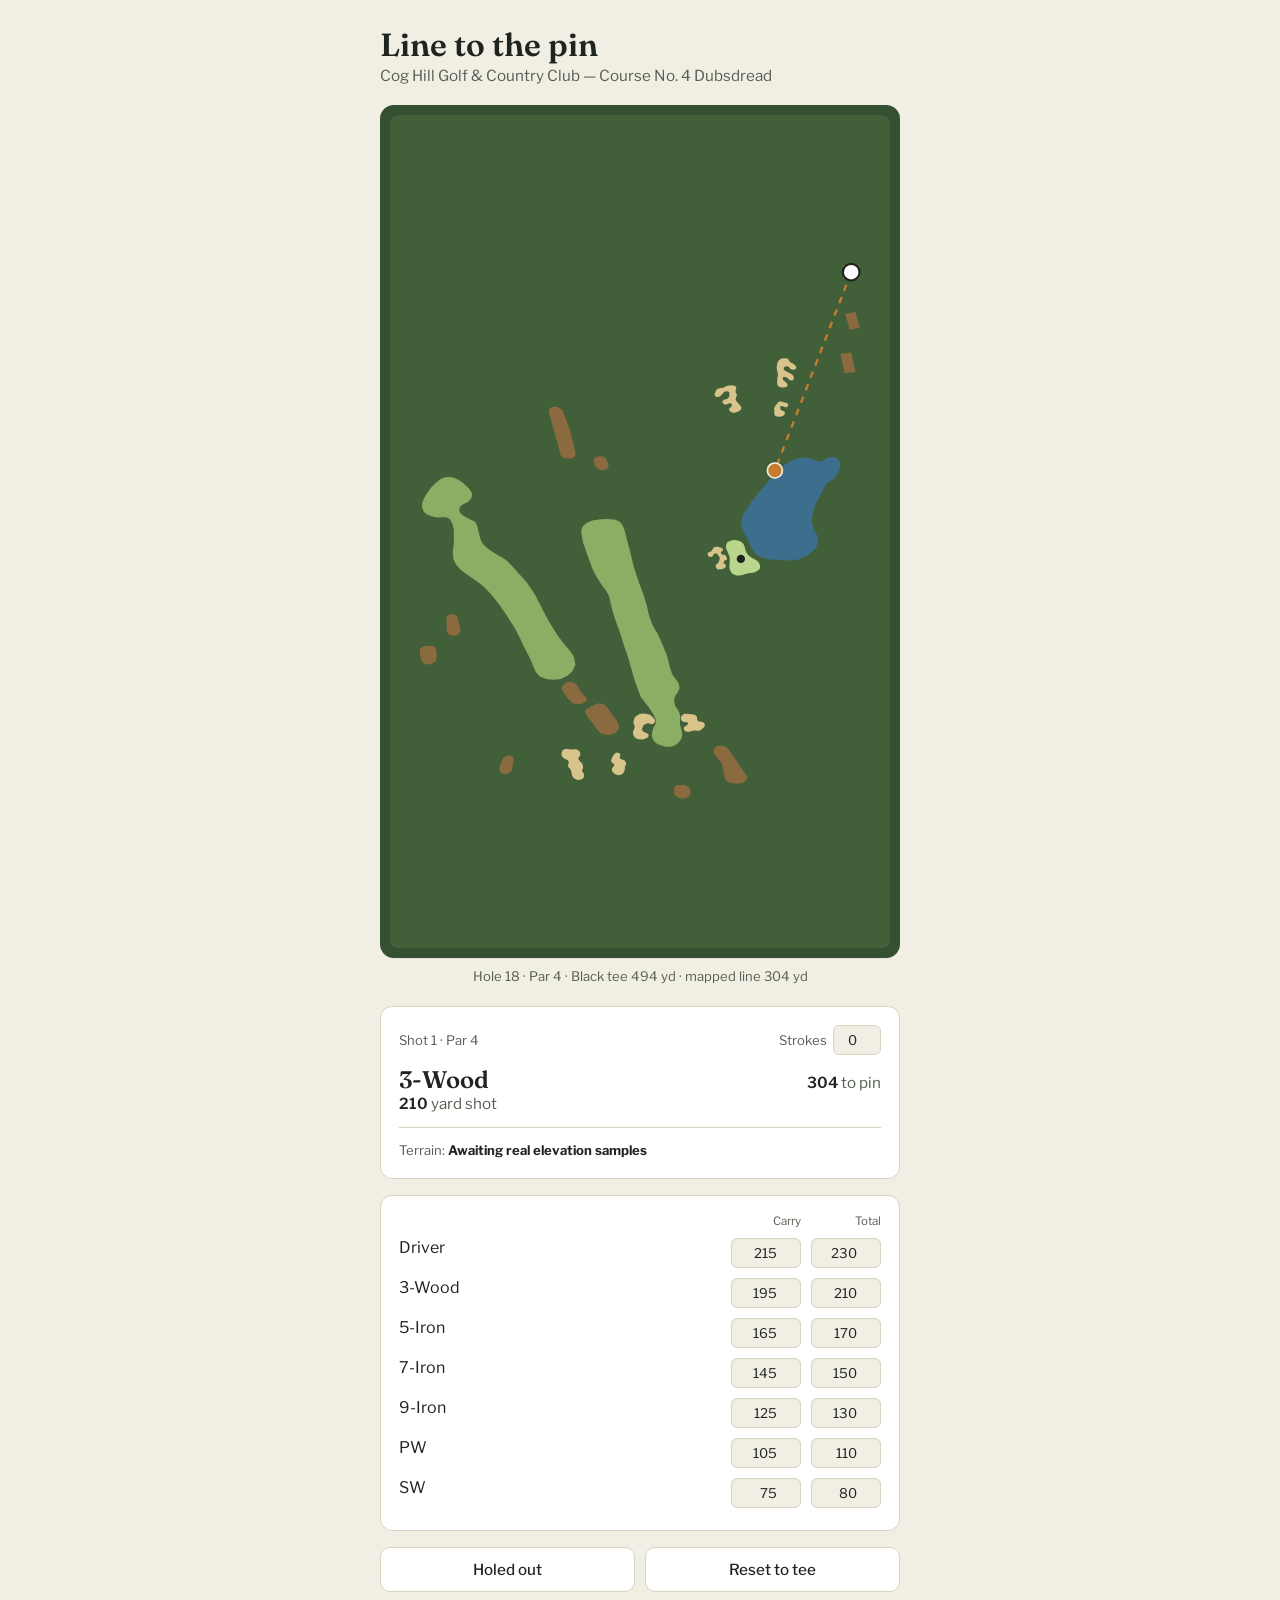
<file: index.html>
<!DOCTYPE html><html lang="en"><head><meta charset="UTF-8"><meta name="viewport" content="width=device-width,initial-scale=1"><title>Golf Caddie — Cog Hill</title><link rel="preconnect" href="https://fonts.googleapis.com"><link href="https://fonts.googleapis.com/css2?family=Fraunces:opsz,wght@9..144,500;9..144,600&family=Libre+Franklin:wght@400;500;600&display=swap" rel="stylesheet"><link rel="stylesheet" href="./css/style.css"></head><body><div class="wrap"><h1>Line to the pin</h1><p class="sub" id="courseName">Loading course…</p><div class="map-card"><svg id="hole" viewBox="0 0 300 500" xmlns="http://www.w3.org/2000/svg"><rect width="300" height="500" fill="var(--rough)"/><line id="shotLine" stroke="var(--accent)" stroke-width="1.4" stroke-dasharray="4 4"/><circle id="targetDot" r="4.5" fill="var(--accent)" stroke="var(--paper)"/><rect id="teeMarker" width="10" height="8" fill="#8A6A3E"/><circle id="pin" r="2.5" fill="var(--ink)"/><circle id="ball" r="5" fill="#fff" stroke="var(--ink)" stroke-width="1.3"/></svg></div><p class="hint" id="holeMeta">Loading hole data…</p><div class="panel"><div class="stroke-row"><span id="strokeRow">Shot 1</span><label class="stroke-field">Strokes <input type="number" id="strokeInput" min="0" value="0"></label></div><div class="rec"><div><div class="rec-club" id="recClub">Loading…</div><div class="rec-yards"><b id="shotYards">—</b><span id="shotUnit"> yard shot</span></div></div><div class="rec-yards"><b id="remainYards">—</b> to pin</div></div><div class="terrain-row"><span>Terrain: <b id="terrainStatus">Loading…</b></span></div><div class="status" id="statusLine" style="display:none"></div></div><div class="panel"><div class="clubs" id="clubInputs"></div></div><div class="btn-row"><button id="holedBtn" class="secondary">Holed out</button><button id="resetBtn" class="secondary">Reset to tee</button></div></div><script type="module" src="./js/app.js"></script></body></html>
</file>
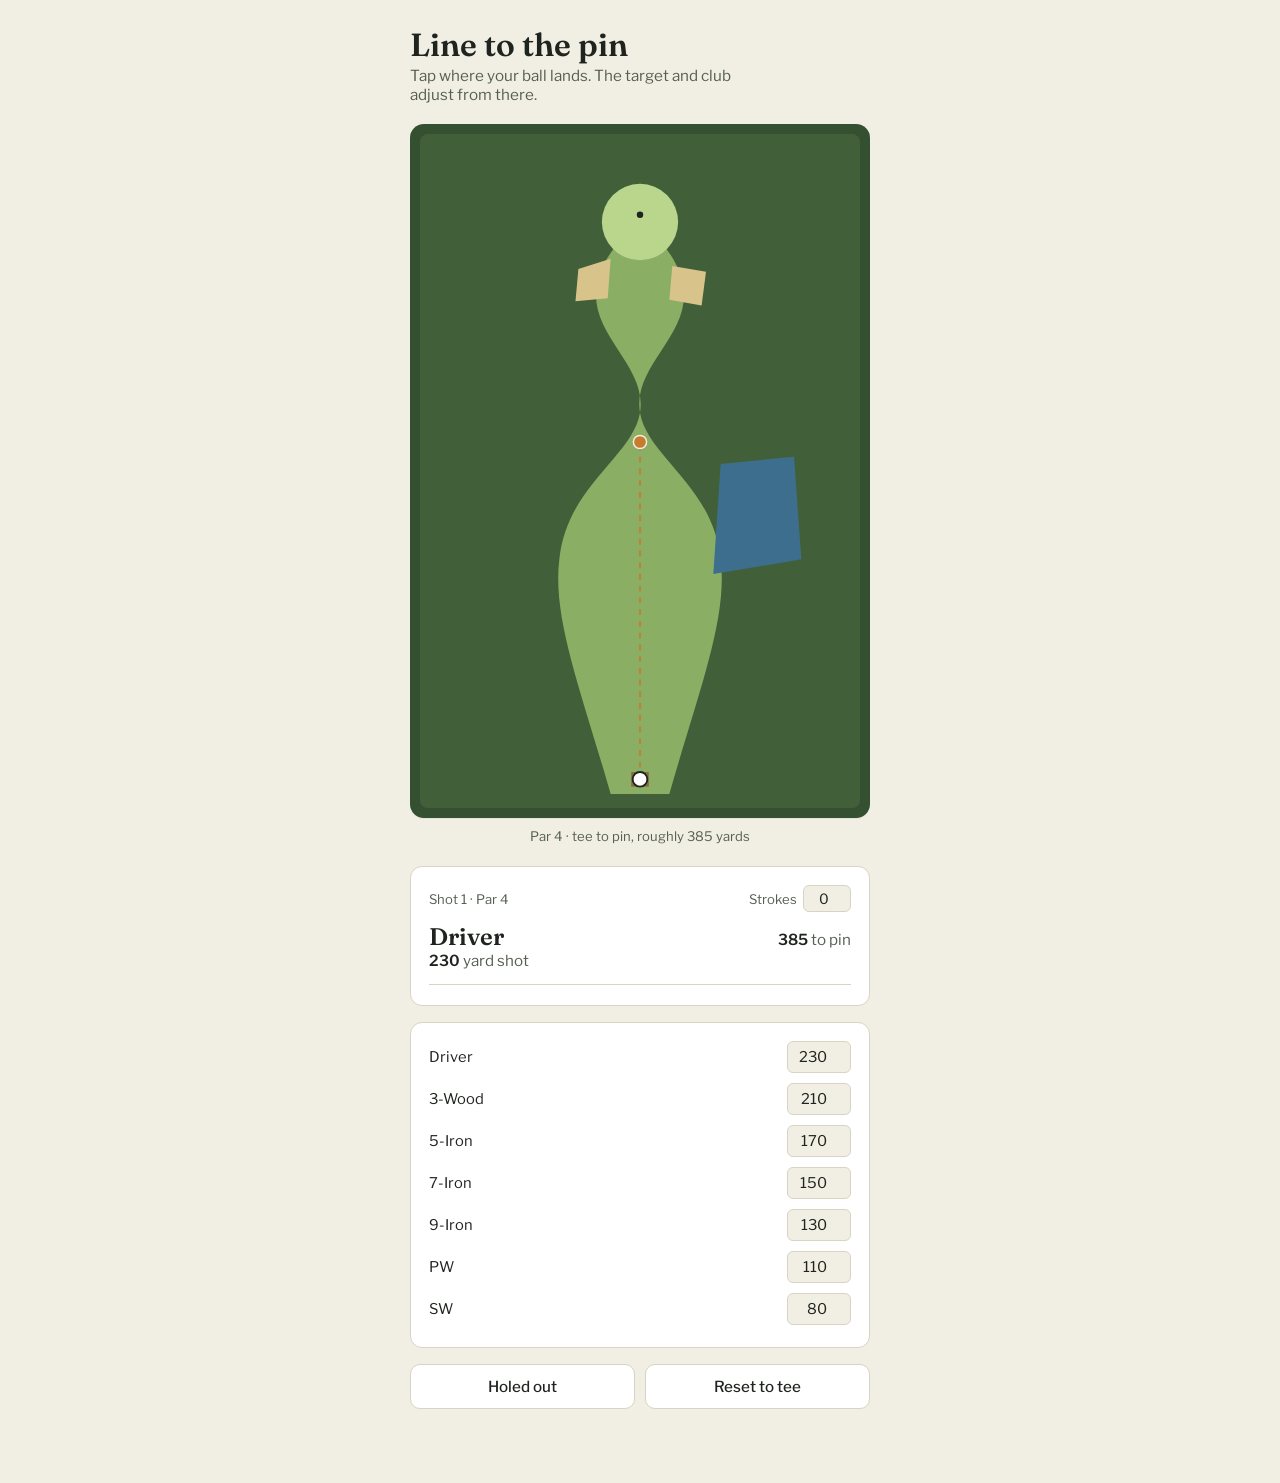
<file: golf_caddie.html>
<!DOCTYPE html>
<html lang="en">
<head>
<meta charset="UTF-8">
<meta name="viewport" content="width=device-width, initial-scale=1.0">
<title>Caddie — shot planner</title>
<link rel="preconnect" href="https://fonts.googleapis.com">
<link href="https://fonts.googleapis.com/css2?family=Fraunces:opsz,wght@9..144,500;9..144,600&family=Libre+Franklin:wght@400;500;600&display=swap" rel="stylesheet">
<style>
  :root{
    --paper:#F1EEE4;
    --ink:#20241F;
    --ink-soft:#565F52;
    --rough:#41603A;
    --rough-dark:#345031;
    --fairway:#8AAE63;
    --green-surface:#B9D68C;
    --sand:#D8C48A;
    --water:#3E6E8E;
    --accent:#C77B2E;
    --card:#FFFFFF;
    --line:#D8D3C2;
  }
  *{box-sizing:border-box;}
  body{
    margin:0;
    background:var(--paper);
    color:var(--ink);
    font-family:'Libre Franklin',sans-serif;
    display:flex;
    justify-content:center;
    padding:28px 16px 60px;
  }
  .wrap{width:100%;max-width:460px;}
  h1{
    font-family:'Fraunces',serif;
    font-weight:600;
    font-size:2rem;
    line-height:1.05;
    margin:0 0 4px;
  }
  .sub{
    color:var(--ink-soft);
    font-size:0.95rem;
    margin:0 0 20px;
    max-width:34ch;
  }
  .map-card{
    background:var(--rough-dark);
    border-radius:14px;
    padding:10px;
    box-shadow:0 1px 0 rgba(0,0,0,0.05);
  }
  svg{width:100%;height:auto;display:block;border-radius:8px;cursor:crosshair;touch-action:manipulation;}
  .hint{
    text-align:center;
    font-size:0.82rem;
    color:var(--ink-soft);
    margin:10px 0 22px;
  }
  .panel{
    background:var(--card);
    border:1px solid var(--line);
    border-radius:12px;
    padding:18px 18px 6px;
    margin-bottom:16px;
  }
  .stroke-row{
    display:flex;
    align-items:center;
    justify-content:space-between;
    font-size:0.82rem;
    color:var(--ink-soft);
    margin-bottom:10px;
  }
  .stroke-field{
    display:flex;
    align-items:center;
    gap:6px;
  }
  .stroke-field input{
    width:48px;
    text-align:right;
    font-family:'Libre Franklin',sans-serif;
    font-size:0.88rem;
    padding:4px 6px;
    border:1px solid var(--line);
    border-radius:6px;
    background:var(--paper);
    color:var(--ink);
  }
  .rec{
    display:flex;
    align-items:baseline;
    justify-content:space-between;
    padding-bottom:14px;
    margin-bottom:14px;
    border-bottom:1px solid var(--line);
  }
  .rec-club{
    font-family:'Fraunces',serif;
    font-weight:600;
    font-size:1.5rem;
  }
  .rec-yards{
    font-size:0.95rem;
    color:var(--ink-soft);
  }
  .rec-yards b{color:var(--ink);font-weight:600;}
  .status{
    font-size:0.88rem;
    color:var(--accent);
    padding-bottom:14px;
    margin-top:-8px;
  }
  .clubs{
    display:grid;
    grid-template-columns:1fr auto;
    row-gap:10px;
    column-gap:14px;
    padding-bottom:16px;
  }
  .clubs label{
    font-size:0.92rem;
    align-self:center;
  }
  .clubs input{
    width:64px;
    text-align:right;
    font-family:'Libre Franklin',sans-serif;
    font-size:0.92rem;
    padding:6px 8px;
    border:1px solid var(--line);
    border-radius:6px;
    background:var(--paper);
    color:var(--ink);
  }
  button{
    width:100%;
    padding:12px;
    border:none;
    border-radius:10px;
    background:var(--ink);
    color:var(--paper);
    font-family:'Libre Franklin',sans-serif;
    font-size:0.95rem;
    font-weight:500;
    cursor:pointer;
    margin-bottom:14px;
  }
  button:hover{opacity:0.9;}
  button.secondary{
    background:var(--card);
    color:var(--ink);
    border:1px solid var(--line);
  }
  .btn-row{
    display:flex;
    gap:10px;
  }
  .btn-row button{margin-bottom:14px;}
</style>
</head>
<body>
<div class="wrap">
  <h1>Line to the pin</h1>
  <p class="sub">Tap where your ball lands. The target and club adjust from there.</p>

  <div class="map-card">
    <svg id="hole" viewBox="0 0 300 460" xmlns="http://www.w3.org/2000/svg">
      <rect x="0" y="0" width="300" height="460" fill="var(--rough)"/>
      <path id="fairway" d="M130,450 C110,380 90,330 95,290 C100,240 145,220 150,190
                             C155,160 120,140 120,110 C120,90 135,72 150,60
                             C165,72 180,90 180,110 C180,140 145,160 150,190
                             C155,220 200,240 205,290 C210,330 190,380 170,450 Z"
            fill="var(--fairway)" stroke="none"/>
      <polygon id="water" points="200,300 260,290 255,220 205,225" fill="var(--water)"/>
      <polygon id="bunker1" points="108,92 130,85 128,112 106,114" fill="var(--sand)"/>
      <polygon id="bunker2" points="172,90 195,94 192,117 170,113" fill="var(--sand)"/>
      <circle id="greenSurface" cx="150" cy="60" r="26" fill="var(--green-surface)"/>
      <line id="shotLine" x1="150" y1="440" x2="150" y2="60" stroke="var(--accent)" stroke-width="1.4" stroke-dasharray="4 4" opacity="0.85"/>
      <circle id="targetDot" cx="150" cy="60" r="4.5" fill="var(--accent)" stroke="var(--paper)" stroke-width="1"/>
      <rect x="144" y="435" width="12" height="10" fill="#8A6A3E" id="teeMarker"/>
      <circle id="pin" cx="150" cy="55" r="2.2" fill="var(--ink)"/>
      <circle id="ball" cx="150" cy="440" r="5" fill="#FFFFFF" stroke="var(--ink)" stroke-width="1.3"/>
    </svg>
  </div>
  <p class="hint">Par 4 · tee to pin, roughly 385 yards</p>

  <div class="panel">
    <div class="stroke-row">
      <span id="strokeRow">Shot 1 · Par 4</span>
      <label class="stroke-field">
        Strokes
        <input type="number" id="strokeInput" min="0" value="0">
      </label>
    </div>
    <div class="rec">
      <div>
        <div class="rec-club" id="recClub">Driver</div>
        <div class="rec-yards"><b id="shotYards">230</b> yard shot</div>
      </div>
      <div class="rec-yards"><b id="remainYards">385</b> to pin</div>
    </div>
    <div class="status" id="statusLine" style="display:none;"></div>
  </div>

  <div class="panel">
    <div class="clubs" id="clubInputs"></div>
  </div>

  <div class="btn-row">
    <button id="holedBtn" class="secondary">Holed out</button>
    <button id="resetBtn" class="secondary">Reset to tee</button>
  </div>
</div>

<script>
const PIN = {x:150, y:55};
const GREEN = {x:150, y:60, r:26};
const TEE = {x:150, y:440};

const HAZARDS = [
  {name:'the water', poly:[[200,300],[260,290],[255,220],[205,225]]},
  {name:'a bunker', poly:[[108,92],[130,85],[128,112],[106,114]]},
  {name:'a bunker', poly:[[172,90],[195,94],[192,117],[170,113]]}
];

let clubs = [
  {name:'Driver', dist:230},
  {name:'3-Wood', dist:210},
  {name:'5-Iron', dist:170},
  {name:'7-Iron', dist:150},
  {name:'9-Iron', dist:130},
  {name:'PW', dist:110},
  {name:'SW', dist:80}
];

const PAR = 4;
let strokeCount = 0;
let holed = false;

let ball = {x: TEE.x, y: TEE.y};

function scoreLabel(diff){
  if(diff <= -2) return 'eagle or better';
  if(diff === -1) return 'birdie';
  if(diff === 0) return 'par';
  if(diff === 1) return 'bogey';
  if(diff === 2) return 'double bogey';
  return diff + ' over par';
}

function updateStrokeUI(){
  document.getElementById('strokeRow').textContent = 'Shot ' + (strokeCount+1) + ' · Par ' + PAR;
  document.getElementById('strokeInput').value = strokeCount;
}

function finishHole(finalStrokes){
  holed = true;
  strokeCount = finalStrokes;
  const diff = strokeCount - PAR;
  document.getElementById('strokeRow').textContent = 'Holed in ' + strokeCount + ' · ' + scoreLabel(diff);
  document.getElementById('strokeInput').value = strokeCount;
  document.getElementById('recClub').textContent = 'Holed out';
  document.getElementById('shotYards').textContent = strokeCount;
  document.getElementById('shotYards').nextSibling.textContent = ' total strokes';
  document.getElementById('remainYards').textContent = 0;
  document.getElementById('statusLine').style.display = 'none';
  drawTarget(PIN, ball);
}

function pointInPoly(pt, poly){
  let inside = false;
  for(let i=0, j=poly.length-1; i<poly.length; j=i++){
    const xi=poly[i][0], yi=poly[i][1];
    const xj=poly[j][0], yj=poly[j][1];
    const hit = ((yi>pt.y)!==(yj>pt.y)) && (pt.x < (xj-xi)*(pt.y-yi)/(yj-yi)+xi);
    if(hit) inside = !inside;
  }
  return inside;
}

function dist(a,b){ return Math.hypot(a.x-b.x, a.y-b.y); }

function recommend(){
  const remaining = dist(ball, PIN);
  const statusEl = document.getElementById('statusLine');
  statusEl.style.display = 'none';

  if(remaining <= GREEN.r){
    document.getElementById('recClub').textContent = 'On the green';
    document.getElementById('shotYards').textContent = Math.round(remaining);
    document.getElementById('remainYards').textContent = Math.round(remaining);
    document.getElementById('shotYards').nextSibling.textContent = ' foot putt (approx.)';
    drawTarget(PIN, ball);
    return;
  }
  document.getElementById('shotYards').nextSibling.textContent = ' yard shot';

  const ux = (PIN.x-ball.x)/remaining, uy = (PIN.y-ball.y)/remaining;
  const ascending = [...clubs].sort((a,b)=>a.dist-b.dist);
  const descending = [...clubs].sort((a,b)=>b.dist-a.dist);

  // Prefer the shortest club that still comfortably covers the distance —
  // avoids recommending driver just because it's long enough.
  let chosen = null, target = null, laidUp = false;
  for(const club of ascending){
    if(club.dist >= remaining - 0.5){
      chosen = club; target = PIN; break;
    }
  }

  if(!chosen){
    // Nothing reaches the pin from here — take the longest club that lands
    // clear of hazards.
    for(const club of descending){
      const travel = Math.min(club.dist, remaining);
      const candidate = {x: ball.x+ux*travel, y: ball.y+uy*travel};
      const blocked = HAZARDS.some(h => pointInPoly(candidate, h.poly));
      if(!blocked){ chosen = club; target = candidate; break; }
      laidUp = true;
    }
    if(!chosen){
      chosen = descending[descending.length-1];
      const travel = Math.min(chosen.dist, remaining);
      target = {x: ball.x+ux*travel, y: ball.y+uy*travel};
    }
  }

  document.getElementById('recClub').textContent = chosen.name;
  document.getElementById('shotYards').textContent = Math.round(dist(ball,target));
  document.getElementById('remainYards').textContent = Math.round(remaining);

  if(laidUp && target !== PIN){
    statusEl.textContent = 'Longer clubs bring a hazard into play — laying up short of it.';
    statusEl.style.display = 'block';
  }

  drawTarget(target, ball);
}

function drawTarget(target, from){
  document.getElementById('shotLine').setAttribute('x1', from.x);
  document.getElementById('shotLine').setAttribute('y1', from.y);
  document.getElementById('shotLine').setAttribute('x2', target.x);
  document.getElementById('shotLine').setAttribute('y2', target.y);
  document.getElementById('targetDot').setAttribute('cx', target.x);
  document.getElementById('targetDot').setAttribute('cy', target.y);
  document.getElementById('ball').setAttribute('cx', from.x);
  document.getElementById('ball').setAttribute('cy', from.y);
}

function renderClubInputs(){
  const container = document.getElementById('clubInputs');
  container.innerHTML = '';
  clubs.forEach((club, i) => {
    const label = document.createElement('label');
    label.textContent = club.name;
    const input = document.createElement('input');
    input.type = 'number';
    input.value = club.dist;
    input.min = 20; input.max = 350;
    input.addEventListener('input', e => {
      clubs[i].dist = parseFloat(e.target.value) || 0;
      recommend();
    });
    container.appendChild(label);
    container.appendChild(input);
  });
}

function handleShot(x, y){
  if(holed) return;
  ball = {x: Math.max(0,Math.min(300,x)), y: Math.max(0,Math.min(460,y))};
  strokeCount++;

  const remaining = dist(ball, PIN);
  if(remaining <= 2){
    finishHole(strokeCount);
    return;
  }

  updateStrokeUI();
  recommend();
}

document.getElementById('hole').addEventListener('click', function(e){
  const svg = this;
  const pt = svg.createSVGPoint();
  pt.x = e.clientX; pt.y = e.clientY;
  const cursor = pt.matrixTransform(svg.getScreenCTM().inverse());
  handleShot(cursor.x, cursor.y);
});

document.getElementById('strokeInput').addEventListener('input', function(e){
  if(holed) return;
  const v = parseInt(e.target.value);
  strokeCount = isNaN(v) || v < 0 ? 0 : v;
  document.getElementById('strokeRow').textContent = 'Shot ' + (strokeCount+1) + ' · Par ' + PAR;
});

document.getElementById('holedBtn').addEventListener('click', function(){
  if(holed) return;
  const v = parseInt(document.getElementById('strokeInput').value);
  const finalStrokes = isNaN(v) || v <= 0 ? Math.max(strokeCount,1) : v;
  finishHole(finalStrokes);
});

document.getElementById('resetBtn').addEventListener('click', function(){
  ball = {x: TEE.x, y: TEE.y};
  strokeCount = 0;
  holed = false;
  updateStrokeUI();
  recommend();
});

renderClubInputs();
updateStrokeUI();
recommend();
</script>
</body>
</html>
</file>
<file: css/style.css>
:root{--paper:#F1EEE4;--ink:#20241F;--ink-soft:#565F52;--rough:#41603A;--rough-dark:#345031;--fairway:#8AAE63;--green-surface:#B9D68C;--sand:#D8C48A;--water:#3E6E8E;--accent:#C77B2E;--card:#FFFFFF;--line:#D8D3C2}*{box-sizing:border-box}body{margin:0;background:var(--paper);color:var(--ink);font-family:'Libre Franklin',sans-serif;display:flex;justify-content:center;padding:28px 16px 60px}.wrap{width:100%;max-width:520px}h1{font-family:'Fraunces',serif;font-weight:600;font-size:2rem;line-height:1.05;margin:0 0 4px}.sub{color:var(--ink-soft);font-size:.95rem;margin:0 0 20px}.map-card{background:var(--rough-dark);border-radius:14px;padding:10px;box-shadow:0 1px 0 rgba(0,0,0,.05)}svg{width:100%;height:auto;display:block;border-radius:8px;cursor:crosshair;touch-action:manipulation}.hint{text-align:center;font-size:.82rem;color:var(--ink-soft);margin:10px 0 22px}.panel{background:var(--card);border:1px solid var(--line);border-radius:12px;padding:18px 18px 6px;margin-bottom:16px}.stroke-row,.rec{display:flex;align-items:center;justify-content:space-between}.stroke-row{font-size:.82rem;color:var(--ink-soft);margin-bottom:10px}.stroke-field{display:flex;align-items:center;gap:6px}.stroke-field input,.clubs input{font-family:'Libre Franklin',sans-serif;border:1px solid var(--line);border-radius:6px;background:var(--paper);color:var(--ink);padding:6px 8px}.stroke-field input{width:48px;text-align:right}.rec{align-items:baseline;padding-bottom:14px;margin-bottom:14px;border-bottom:1px solid var(--line)}.rec-club{font-family:'Fraunces',serif;font-weight:600;font-size:1.5rem}.rec-yards{font-size:.95rem;color:var(--ink-soft)}.rec-yards b{color:var(--ink);font-weight:600}.status{font-size:.88rem;color:var(--accent);padding-bottom:14px;margin-top:-8px}.clubs{display:grid;grid-template-columns:1fr auto auto;row-gap:10px;column-gap:10px;padding-bottom:16px}.clubs input{width:70px;text-align:right}.club-head{font-size:.72rem;color:var(--ink-soft);text-align:right}button{width:100%;padding:12px;border:none;border-radius:10px;background:var(--ink);color:var(--paper);font-family:'Libre Franklin',sans-serif;font-size:.95rem;font-weight:500;cursor:pointer;margin-bottom:14px}button:hover{opacity:.9}button.secondary{background:var(--card);color:var(--ink);border:1px solid var(--line)}.btn-row{display:flex;gap:10px}.terrain-row{display:flex;gap:14px;font-size:.82rem;color:var(--ink-soft);padding-bottom:14px}.terrain-row b{color:var(--ink)}
</file>
